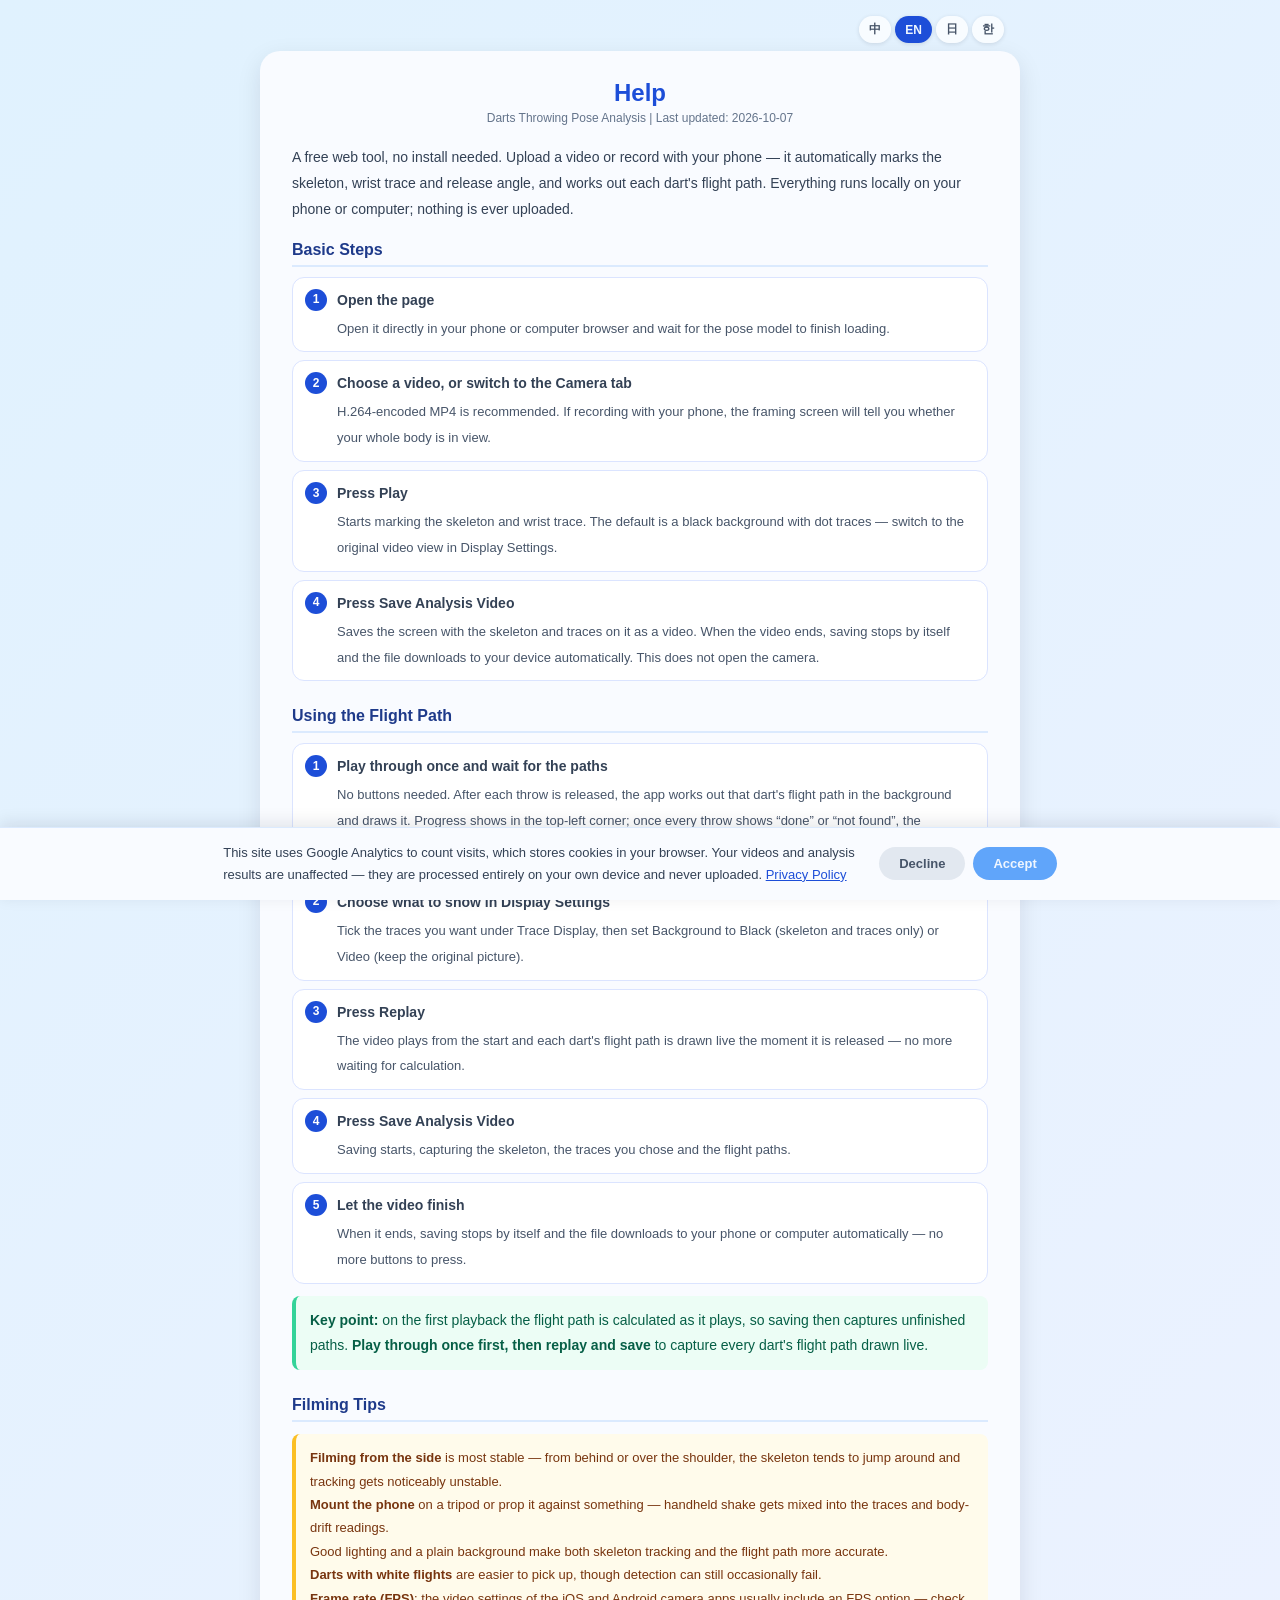
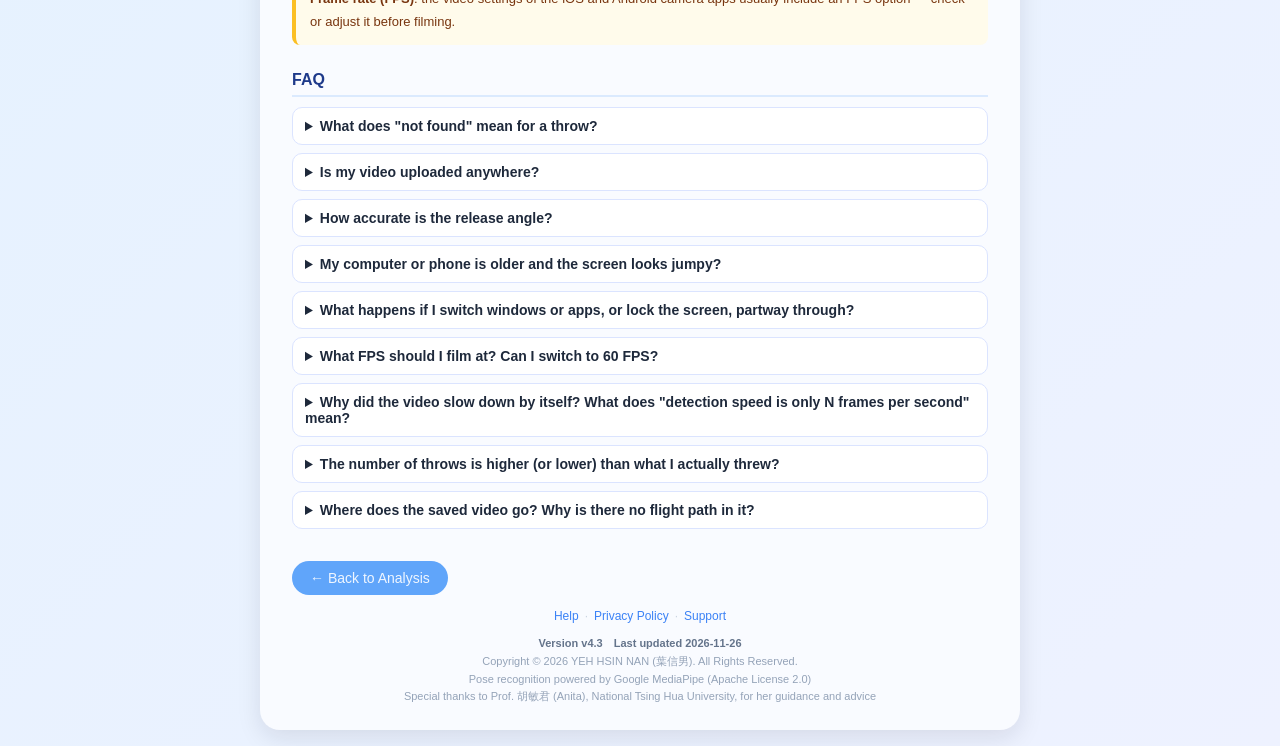
<file: help.html>
<!DOCTYPE html>
<!-- 版權所有 © 2026 葉信男 YEH HSIN NAN．保留一切權利 / Copyright © 2026 YEH HSIN NAN. All Rights Reserved. -->
<html lang="zh-TW">
<head>
    <link rel="icon" href="favicon.ico" sizes="any" />
    <link rel="icon" href="favicon.svg" type="image/svg+xml" />
    <link rel="apple-touch-icon" href="apple-touch-icon.png" />
    <meta name="robots" content="noai, noimageai" />
    <meta name="tdm-reservation" content="1" />
    <meta charset="UTF-8" />
    <meta name="viewport" content="width=device-width, initial-scale=1.0" />
    <title>使用說明｜飛鏢投擲骨架分析</title>
    <meta name="description" content="飛鏢投擲骨架分析的使用說明：基本操作、飛行軌跡功能怎麼用、拍攝建議與常見問題。免費網頁工具，影片全程在本機處理，不會上傳。" />
    <link rel="canonical" href="https://hsinnan64.github.io/darts/help.html" />
    <meta name="author" content="葉信男 YEH HSIN NAN" />
    <meta name="copyright" content="Copyright © 2026 葉信男 YEH HSIN NAN. All Rights Reserved." />
    <meta property="og:type" content="website" />
    <meta property="og:site_name" content="飛鏢投擲骨架分析" />
    <meta property="og:title" content="使用說明｜飛鏢投擲骨架分析" />
    <meta property="og:description" content="基本操作、飛行軌跡功能怎麼用、拍攝建議與常見問題。" />
    <meta property="og:url" content="https://hsinnan64.github.io/darts/help.html" />
    <meta property="og:locale" content="zh_TW" />
    <meta name="twitter:card" content="summary" />
    <meta name="twitter:title" content="使用說明｜飛鏢投擲骨架分析" />
    <meta name="twitter:description" content="基本操作、飛行軌跡功能怎麼用、拍攝建議與常見問題。" />
        <script type="application/ld+json">
    {
        "@context": "https://schema.org",
        "@type": "FAQPage",
        "mainEntity": [
            {
                "@type": "Question",
                "name": "某一鏢顯示「沒抓到」是什麼意思？",
                "acceptedAnswer": {
                    "@type": "Answer",
                    "text": "代表那一鏢的飛鏢在畫面裡沒有清楚比對出來（通常是背景太雜或晃動太大），出手角度仍然算得出來，只是沒有畫面上的飛行曲線。"
                }
            },
            {
                "@type": "Question",
                "name": "影片會不會被上傳？",
                "acceptedAnswer": {
                    "@type": "Answer",
                    "text": "不會。所有分析與影片儲存都在你的手機或電腦本機完成，影片與結果不會傳到任何伺服器。"
                }
            },
            {
                "@type": "Question",
                "name": "出手角度準不準？",
                "acceptedAnswer": {
                    "@type": "Answer",
                    "text": "從飛鏢本身的飛行方向算出，只有側面拍攝時才代表真正的仰角；從背後或斜角拍攝時，算出來的是畫面上的角度，僅供同一支影片裡的每一鏢互相比較。"
                }
            },
            {
                "@type": "Question",
                "name": "電腦或手機比較舊，畫面看起來很亂？",
                "acceptedAnswer": {
                    "@type": "Answer",
                    "text": "骨架偵測需要一定的運算能力，太舊的系統或瀏覽器可能跟不上。頁面上方若出現黃色提示，請照提示更新瀏覽器。"
                }
            },
            {
                "@type": "Question",
                "name": "分析到一半切換到別的視窗、切到別的 App 或鎖螢幕會怎樣？",
                "acceptedAnswer": {
                    "@type": "Answer",
                    "text": "分析需要留在這個頁面：切到別的分頁或視窗時，影片會自動暫停（背景頁面不會更新畫面，骨架偵測也會停止），回來按「播放」就能接續。手機切到別的 App 或鎖螢幕時，系統會凍結頁面，回來後同樣按「播放」接續；分析期間請保持螢幕開啟、不要切換。飛行軌跡已經開始計算後切走，電腦通常會繼續算，手機可能會暫停到你回來為止。"
                }
            },
            {
                "@type": "Question",
                "name": "拍攝要用幾 FPS？可以切到 60 FPS 嗎？",
                "acceptedAnswer": {
                    "@type": "Answer",
                    "text": "一般 30 FPS 就能分析，建議先用 30 FPS 拍。手機相機也可以切到 60 FPS 或更高，系統會自動每隔幾幀取一幀（飛行軌跡偵測每秒只用約 30 幀），所以不會因為幀率高而不能用；但檔案比較大、手機處理比較慢，不必特地提高。如果 60 FPS 的影片分析很慢或沒抓到飛行軌跡，改用 30 FPS 重拍看看。更重要的是固定手機、光線充足、背景單純。"
                }
            },
            {
                "@type": "Question",
                "name": "影片為什麼自己變慢了？畫面寫「偵測速度只有每秒 N 幀」是什麼意思？",
                "acceptedAnswer": {
                    "@type": "Answer",
                    "text": "代表你的手機或電腦處理不及影片的速度。系統會自動把播放速度放慢再重新分析（所以會播比較久），這樣出手時間與飛行軌跡才算得準。分析完後按「重新播放」就會恢復原速，已算好的結果會保留。分析期間請保持在這個頁面。"
                }
            },
            {
                "@type": "Question",
                "name": "鏢次比實際投擲的多（或少）？",
                "acceptedAnswer": {
                    "@type": "Answer",
                    "text": "「出手」是靠手臂動作判斷的，瞄準、拿鏢或空揮的動作有時會被當成一鏢；系統會用手肘伸展的幅度過濾，但動作很特別時仍可能多算。多算的那一鏢沒有鏢飛出去，飛行軌跡會顯示「沒抓到」。想讓鏢次更準，請讓整個身體入鏢、側面拍攝，並盡量連續投完一輪再停。"
                }
            },
            {
                "@type": "Question",
                "name": "存好的影片在哪裡？為什麼存下來的影片沒有飛行軌跡？",
                "acceptedAnswer": {
                    "@type": "Answer",
                    "text": "影片播完會自動停止並下載到瀏覽器的下載資料夾（手機請到「下載」或「檔案」App 找）。如果存下來的影片沒有飛行軌跡，通常是因為儲存的時候軌跡還在計算：請先完整播放一次，等每一鏢都顯示算完，再按「重新播放」並按「儲存分析影片」。"
                }
            }
        ]
    }
    </script>
        <link rel="stylesheet" href="site.css" />
    <style>
                :root {
            --container-max: 760px;
        }

        li {
            margin-bottom: 6px;
        }

                .top-bar {
            display: flex;
            justify-content: flex-end;
            max-width: var(--container-max, 960px);
            width: 100%;
            box-sizing: border-box;
            margin: 0 auto 8px;
            padding: 0 16px;
        }

                .lang-switch {
            display: flex;
            flex-wrap: wrap;
            justify-content: flex-end;
            gap: 4px;
        }
        .lang-btn {
            border: none;
            border-radius: 999px;
            background: rgba(255,255,255,0.75);
            backdrop-filter: blur(4px);
            box-shadow: 0 1px 4px rgba(15,23,42,0.12);
            color: #475569;
            font-size: 12px;
            font-weight: 600;
            padding: 5px 10px;
            cursor: pointer;
        }
        .lang-btn.active {
            background: #1d4ed8;
            color: #eff6ff;
        }

        h2 {
            color: #1e3a8a;
            font-size: 16px;
            margin: 26px 0 10px;
        }
        h2:first-of-type {
            margin-top: 18px;
        }

        .steps {
            list-style: none;
            margin: 0 0 4px;
            padding: 0;
            display: flex;
            flex-direction: column;
            gap: 8px;
        }
        .steps li {
            display: flex;
            gap: 10px;
            align-items: flex-start;
            background: #fff;
            border: 1px solid #dbe4ff;
            border-radius: 12px;
            padding: 10px 12px;
            margin: 0;
        }
        .steps .num {
            flex: none;
            width: 22px;
            height: 22px;
            border-radius: 50%;
            background: #1d4ed8;
            color: #fff;
            font-weight: 700;
            font-size: 12px;
            display: flex;
            align-items: center;
            justify-content: center;
            margin-top: 1px;
        }
        .steps b {
            display: block;
            font-size: 14px;
            margin-bottom: 2px;
        }
        .steps span {
            font-size: 13px;
            color: #475569;
            line-height: 1.6;
        }

                .faq details {
            background: #fff;
            border: 1px solid #dbe4ff;
            border-radius: 10px;
            padding: 10px 12px;
            margin: 8px 0;
        }
        .faq summary {
            font-size: 14px;
            font-weight: 600;
            cursor: pointer;
            color: #1e293b;
        }
        .faq p {
            margin: 8px 0 0;
            font-size: 13px;
            color: #475569;
            line-height: 1.7;
        }
    </style>
</head>
<body>
        <script src="lang.js"></script>
    <script src="analytics.js"></script>

    <div class="top-bar">
        <div class="lang-switch" id="langSwitch"></div>
    </div>

    <div class="container">
        <h1 data-i18n="pageTitle">使用說明</h1>
        <div class="updated" data-i18n="updated">飛鏢投擲骨架分析｜最後更新：2026 年 10 月 7 日</div>

        <p data-i18n="intro">
            網頁工具，免安裝。上傳影片或直接用手機錄，自動標出骨架、手腕軌跡、出手角度，
            並算出每一鏢的飛行軌跡。影片全程在你的手機或電腦本機處理，不會上傳到任何伺服器。
        </p>

        <h2 data-i18n="h.basic">基本操作</h2>
        <ol class="steps">
            <li><span class="num">1</span><div><b data-i18n="basic1.title">開啟網頁</b><span data-i18n="basic1.body">手機或電腦瀏覽器直接打開即可，等骨架模型載入完成。</span></div></li>
            <li><span class="num">2</span><div><b data-i18n="basic2.title">選影片，或切到「現場拍攝」頁現場拍</b><span data-i18n="basic2.body">建議 H.264 編碼的 MP4；用手機錄的話，取景時螢幕會提示身體有沒有完整入鏡。</span></div></li>
            <li><span class="num">3</span><div><b data-i18n="basic3.title">按「播放」</b><span data-i18n="basic3.body">開始標出骨架與手腕軌跡；預設純黑背景＋點狀軌跡，想看原始畫面可在「顯示設定」切換。</span></div></li>
            <li><span class="num">4</span><div><b data-i18n="basic4.title">按「儲存分析影片」</b><span data-i18n="basic4.body">把含骨架與軌跡的畫面存成影片；影片播完會自動停止並下載到裝置。這不是開相機拍攝。</span></div></li>
        </ol>

        <h2 data-i18n="h.flight">飛行軌跡怎麼用</h2>
        <ol class="steps">
            <li><span class="num">1</span><div><b data-i18n="flight1.title">完整播放一次，等軌跡算完</b><span data-i18n="flight1.body">不用點任何按鈕。影片播完（投擲完）或暫停時，程式會自動開始運算每一鏢的飛行軌跡（避免播放期間搶效能影響骨架與食指圓弧準確度）；畫面左上角會顯示計算進度，每一鏢都顯示「完成」或「沒抓到」就算算完。</span></div></li>
            <li><span class="num">2</span><div><b data-i18n="flight2.title">到「顯示設定」選想看的內容</b><span data-i18n="flight2.body">在「軌跡顯示」勾選想看的軌跡，再把「背景」選成「純黑」（只看骨架與軌跡）或「影片」（保留原始畫面）。</span></div></li>
            <li><span class="num">3</span><div><b data-i18n="flight3.title">按「重新播放」</b><span data-i18n="flight3.body">影片從頭播放，每一鏢的飛行軌跡會跟著出手當下即時畫出來，不用再等待計算。</span></div></li>
            <li><span class="num">4</span><div><b data-i18n="flight4.title">按「儲存分析影片」</b><span data-i18n="flight4.body">開始把畫面存成影片，含骨架、你選的軌跡與飛行軌跡。</span></div></li>
            <li><span class="num">5</span><div><b data-i18n="flight5.title">等影片播完</b><span data-i18n="flight5.body">播完會自動停止並下載到你的手機或電腦，不用再按任何按鈕。</span></div></li>
        </ol>
        <div class="highlight" data-i18n-html="highlight.body">
            <strong>重點：</strong>第一次播放結束（投擲完）後才會開始運算飛行軌跡；
            <strong>先完整播放一次等算完，再重新播放並儲存</strong>，才能存到每一鏢即時畫出的完整飛行軌跡。
        </div>

        <h2 data-i18n="h.shoot">拍攝建議</h2>
        <div class="note" data-i18n-html="shoot.body">
            <strong>側面拍攝</strong>最穩：從背後或斜後方拍，骨架容易亂跳，追蹤明顯不穩。<br />
            <strong>手機請固定</strong>（腳架或靠著東西），手持晃動會混進軌跡與身體位移的判讀。<br />
            光線充足、背景越單純，骨架追蹤與飛行軌跡都算得越準。<br />
            <strong>飛鏢用白色尾翼</strong>比較好辨識，但仍可能偶發失敗。<br />
            <strong>幀率（FPS）</strong>：iOS 與 Android 的相機影片設定裡通常有 FPS 選項，可以在拍攝前確認或調整。
        </div>

        <h2 data-i18n="h.faq">常見問題</h2>
        <div class="faq">
            <details>
                <summary data-i18n="faq1.q">某一鏢顯示「沒抓到」是什麼意思？</summary>
                <p data-i18n="faq1.a">代表那一鏢的飛鏢在畫面裡沒有清楚比對出來（通常是背景太雜或晃動太大），出手角度仍然算得出來，只是沒有畫面上的飛行曲線。</p>
            </details>
            <details>
                <summary data-i18n="faq2.q">影片會不會被上傳？</summary>
                <p data-i18n="faq2.a">不會。所有分析與影片儲存都在你的手機或電腦本機完成，影片與結果不會傳到任何伺服器。</p>
            </details>
            <details>
                <summary data-i18n="faq3.q">出手角度準不準？</summary>
                <p data-i18n="faq3.a">從飛鏢本身的飛行方向算出，只有側面拍攝時才代表真正的仰角；從背後或斜角拍攝時，算出來的是畫面上的角度，僅供同一支影片裡的每一鏢互相比較。</p>
            </details>
            <details>
                <summary data-i18n="faq4.q">電腦或手機比較舊，畫面看起來很亂？</summary>
                <p data-i18n="faq4.a">骨架偵測需要一定的運算能力，太舊的系統或瀏覽器可能跟不上。頁面上方若出現黃色提示，請照提示更新瀏覽器。</p>
            </details>
            <details>
                <summary data-i18n="faq5.q">分析到一半切換到別的視窗、切到別的 App 或鎖螢幕會怎樣？</summary>
                <p data-i18n="faq5.a">分析需要留在這個頁面：切到別的分頁或視窗時，影片會自動暫停（背景頁面不會更新畫面，骨架偵測也會停止），回來按「播放」就能接續。手機切到別的 App 或鎖螢幕時，系統會凍結頁面，回來後同樣按「播放」接續；分析期間請保持螢幕開啟、不要切換。飛行軌跡已經開始計算後切走，電腦通常會繼續算，手機可能會暫停到你回來為止。</p>
            </details>
            <details>
                <summary data-i18n="faq6.q">拍攝要用幾 FPS？可以切到 60 FPS 嗎？</summary>
                <p data-i18n="faq6.a">一般 30 FPS 就能分析，建議先用 30 FPS 拍。手機相機也可以切到 60 FPS 或更高，系統會自動每隔幾幀取一幀（飛行軌跡偵測每秒只用約 30 幀），所以不會因為幀率高而不能用；但檔案比較大、手機處理比較慢，不必特地提高。如果 60 FPS 的影片分析很慢或沒抓到飛行軌跡，改用 30 FPS 重拍看看。更重要的是固定手機、光線充足、背景單純。</p>
            </details>
            <details>
                <summary data-i18n="faq7.q">影片為什麼自己變慢了？畫面寫「偵測速度只有每秒 N 幀」是什麼意思？</summary>
                <p data-i18n="faq7.a">代表你的手機或電腦處理不及影片的速度。系統會自動把播放速度放慢再重新分析（所以會播比較久），這樣出手時間與飛行軌跡才算得準。分析完後按「重新播放」就會恢復原速，已算好的結果會保留。分析期間請保持在這個頁面。</p>
            </details>
            <details>
                <summary data-i18n="faq8.q">鏢次比實際投擲的多（或少）？</summary>
                <p data-i18n="faq8.a">「出手」是靠手臂動作判斷的，瞄準、拿鏢或空揮的動作有時會被當成一鏢；系統會用手肘伸展的幅度過濾，但動作很特別時仍可能多算。多算的那一鏢沒有鏢飛出去，飛行軌跡會顯示「沒抓到」。想讓鏢次更準，請讓整個身體入鏢、側面拍攝，並盡量連續投完一輪再停。</p>
            </details>
            <details>
                <summary data-i18n="faq9.q">存好的影片在哪裡？為什麼存下來的影片沒有飛行軌跡？</summary>
                <p data-i18n="faq9.a">影片播完會自動停止並下載到瀏覽器的下載資料夾（手機請到「下載」或「檔案」App 找）。如果存下來的影片沒有飛行軌跡，通常是因為儲存的時候軌跡還在計算：請先完整播放一次，等每一鏢都顯示算完，再按「重新播放」並按「儲存分析影片」。</p>
            </details>
        </div>

        <a class="back-link" href="index.html" data-i18n="backLink">← 返回分析頁</a>

                <div id="siteFooter"></div>
    </div>

        <script src="copyright.js"></script>
    <script src="footer.js"></script>

    <script>!function(){const e="darts_lang",t={zh:"中",en:"EN",ja:"日",ko:"한"},o=Object.keys(t),a={zh:"zh-TW",ja:"ja",ko:"ko",en:"en"},n={appTitle:{zh:"飛鏢投擲骨架分析",en:"Darts Throwing Pose Analysis",ja:"ダーツ投擲フォーム解析",ko:"다트 투척 자세 분석"},pageTitle:{zh:"使用說明",en:"Help",ja:"使い方",ko:"도움말"},docTitle:{zh:"使用說明｜飛鏢投擲骨架分析",en:"Help | Darts Throwing Pose Analysis",ja:"使い方｜ダーツ投擲フォーム解析",ko:"도움말 | 다트 투척 자세 분석"},backLink:{zh:"← 返回分析頁",en:"← Back to Analysis",ja:"← 分析ページに戻る",ko:"← 분석 페이지로 돌아가기"},updated:{zh:"飛鏢投擲骨架分析｜最後更新：2026 年 10 月 7 日",en:"Darts Throwing Pose Analysis | Last updated: 2026-10-07",ja:"ダーツ投擲フォーム解析｜最終更新：2026年10月7日",ko:"다트 투척 자세 분석 | 마지막 업데이트: 2026-10-07"},intro:{zh:"網頁工具，免安裝。上傳影片或直接用手機拍，自動標出骨架、手腕軌跡、出手角度，並算出每一鏢的飛行軌跡。影片全程在你的手機或電腦本機處理，不會上傳到任何伺服器。",en:"A free web tool, no install needed. Upload a video or record with your phone — it automatically marks the skeleton, wrist trace and release angle, and works out each dart's flight path. Everything runs locally on your phone or computer; nothing is ever uploaded.",ja:"インストール不要のウェブツールです。動画をアップロードするか、スマホでその場で撮影すると、骨格・手首の軌跡・リリース角度を自動で表示し、各投擲の飛行軌跡も算出します。処理はすべてお使いの端末内で行われ、動画がサーバーに送信されることはありません。",ko:"설치가 필요 없는 웹 도구입니다. 동영상을 업로드하거나 휴대폰으로 바로 촬영하면 골격, 손목 궤적, 릴리스 각도를 자동으로 표시하고 각 다트의 비행 궤적도 계산합니다. 모든 처리는 사용자의 기기에서 로컬로 이루어지며 동영상이 서버로 업로드되는 일은 없습니다."},"h.basic":{zh:"基本操作",en:"Basic Steps",ja:"基本操作",ko:"기본 사용법"},"basic1.title":{zh:"開啟網頁",en:"Open the page",ja:"ページを開く",ko:"페이지 열기"},"basic1.body":{zh:"手機或電腦瀏覽器直接打開即可，等骨架模型載入完成。",en:"Open it directly in your phone or computer browser and wait for the pose model to finish loading.",ja:"スマホまたはパソコンのブラウザでそのまま開き、骨格モデルの読み込み完了を待ちます。",ko:"휴대폰이나 컴퓨터 브라우저에서 바로 열고 골격 모델 로딩이 끝날 때까지 기다리세요."},"basic2.title":{zh:"選影片，或切到「現場拍攝」頁現場拍",en:"Choose a video, or switch to the Camera tab",ja:"動画を選択するか「撮影」タブでその場で撮影",ko:"동영상을 선택하거나 「촬영」 탭에서 바로 촬영"},"basic2.body":{zh:"建議 H.264 編碼的 MP4；用手機拍的話，取景時螢幕會提示身體有沒有完整入鏡。",en:"H.264-encoded MP4 is recommended. If recording with your phone, the framing screen will tell you whether your whole body is in view.",ja:"H.264 エンコードの MP4 を推奨します。スマホで撮影する場合、フレーミング画面で全身が収まっているか確認できます。",ko:"H.264 인코딩 MP4를 권장합니다. 휴대폰으로 촬영할 경우 프레이밍 화면에서 전신이 화면에 들어왔는지 알려줍니다."},"basic3.title":{zh:"按「播放」",en:"Press Play",ja:"「再生」を押す",ko:"「재생」 누르기"},"basic3.body":{zh:"開始標出骨架與手腕軌跡；預設純黑背景＋點狀軌跡，想看原始畫面可在「顯示設定」切換。",en:"Starts marking the skeleton and wrist trace. The default is a black background with dot traces — switch to the original video view in Display Settings.",ja:"骨格と手首の軌跡の描画が始まります。初期設定は黒背景＋点状の軌跡で、元の映像を見たい場合は「表示設定」で切り替えられます。",ko:"골격과 손목 궤적 표시가 시작됩니다. 기본값은 검은 배경 + 점 궤적이며, 원본 화면을 보려면 「표시 설정」에서 전환하세요."},"basic4.title":{zh:"按「儲存分析影片」",en:"Press Save Analysis Video",ja:"「分析動画を保存」を押す",ko:"「분석 영상 저장」 누르기"},"basic4.body":{zh:"把含骨架與軌跡的畫面存成影片；影片播完會自動停止並下載到裝置。這不是開相機拍攝。",en:"Saves the screen with the skeleton and traces on it as a video. When the video ends, saving stops by itself and the file downloads to your device automatically. This does not open the camera.",ja:"骨格と軌跡が表示された画面を動画として保存します。動画が終わると自動的に保存が止まり、端末へ自動ダウンロードされます。カメラは起動しません。",ko:"골격과 궤적이 표시된 화면을 영상으로 저장합니다. 영상이 끝나면 저장이 자동으로 멈추고 기기로 자동 다운로드됩니다. 카메라는 켜지지 않습니다."},"h.flight":{zh:"飛行軌跡怎麼用",en:"Using the Flight Path",ja:"飛行軌跡の使い方",ko:"비행 궤적 사용법"},"flight1.title":{zh:"完整播放一次，等軌跡算完",en:"Play through once and wait for the paths",ja:"一度最後まで再生し、軌跡の計算を待つ",ko:"한 번 끝까지 재생하고 궤적 계산을 기다리기"},"flight1.body":{zh:"不用點任何按鈕。每一鏢出手後，程式會在背景自動算出那一鏢的飛行軌跡並畫出來；畫面左上角會顯示計算進度，每一鏢都顯示「完成」或「沒抓到」就算算完。",en:"No buttons needed. After each throw is released, the app works out that dart's flight path in the background and draws it. Progress shows in the top-left corner; once every throw shows “done” or “not found”, the calculation is finished.",ja:"ボタンは不要です。各投擲のリリース後、アプリがバックグラウンドで飛行軌跡を計算して描画します。左上に進捗が表示され、すべての投擲が「完了」または「検出できず」になれば計算終了です。",ko:"버튼은 필요 없습니다. 각 투척이 릴리스되면 앱이 백그라운드에서 비행 궤적을 계산해 그립니다. 왼쪽 위에 진행 상황이 표시되며, 모든 투척이 「완료」 또는 「감지 못함」이 되면 계산이 끝난 것입니다."},"flight2.title":{zh:"到「顯示設定」選想看的內容",en:"Choose what to show in Display Settings",ja:"「表示設定」で表示内容を選ぶ",ko:"「표시 설정」에서 보여줄 내용 선택"},"flight2.body":{zh:"在「軌跡顯示」勾選想看的軌跡，再把「背景」選成「純黑」（只看骨架與軌跡）或「影片」（保留原始畫面）。",en:"Tick the traces you want under Trace Display, then set Background to Black (skeleton and traces only) or Video (keep the original picture).",ja:"「軌跡表示」で見たい軌跡を選び、「背景」を「黒背景」（骨格と軌跡のみ）か「動画」（元の映像を残す）にします。",ko:"「궤적 표시」에서 보고 싶은 궤적을 선택하고, 「배경」을 「검정」(골격과 궤적만) 또는 「동영상」(원본 화면 유지)으로 설정합니다."},"flight3.title":{zh:"按「重新播放」",en:"Press Replay",ja:"「再生し直す」を押す",ko:"「다시 재생」 누르기"},"flight3.body":{zh:"影片從頭播放，每一鏢的飛行軌跡會跟著出手當下即時畫出來，不用再等待計算。",en:"The video plays from the start and each dart's flight path is drawn live the moment it is released — no more waiting for calculation.",ja:"動画が最初から再生され、各投擲の飛行軌跡がリリースの瞬間にリアルタイムで描画されます。もう計算を待つ必要はありません。",ko:"영상이 처음부터 재생되고 각 다트의 비행 궤적이 릴리스 순간에 실시간으로 그려집니다. 더 이상 계산을 기다릴 필요가 없습니다."},"flight4.title":{zh:"按「儲存分析影片」",en:"Press Save Analysis Video",ja:"「分析動画を保存」を押す",ko:"「분석 영상 저장」 누르기"},"flight4.body":{zh:"開始把畫面存成影片，含骨架、你選的軌跡與飛行軌跡。",en:"Saving starts, capturing the skeleton, the traces you chose and the flight paths.",ja:"保存が始まり、骨格、選んだ軌跡、飛行軌跡が記録されます。",ko:"저장이 시작되며 골격, 선택한 궤적, 비행 궤적이 함께 기록됩니다."},"flight5.title":{zh:"等影片播完",en:"Let the video finish",ja:"動画の終了を待つ",ko:"영상이 끝날 때까지 기다리기"},"flight5.body":{zh:"播完會自動停止並下載到你的手機或電腦，不用再按任何按鈕。",en:"When it ends, saving stops by itself and the file downloads to your phone or computer automatically — no more buttons to press.",ja:"終了すると自動的に保存が止まり、スマホまたはパソコンへ自動ダウンロードされます。ボタン操作は不要です。",ko:"끝나면 저장이 자동으로 멈추고 휴대폰이나 컴퓨터로 자동 다운로드됩니다. 더 누를 버튼은 없습니다."},"highlight.body":{zh:"<strong>重點：</strong>第一次播放時軌跡是「邊播邊算」，這時儲存會存到還沒算完的畫面；<strong>先完整播放一次，再重新播放並儲存</strong>，才能存到每一鏢即時畫出的完整飛行軌跡。",en:"<strong>Key point:</strong> on the first playback the flight path is calculated as it plays, so saving then captures unfinished paths. <strong>Play through once first, then replay and save</strong> to capture every dart's flight path drawn live.",ja:"<strong>重要：</strong>初回再生時は軌跡を計算しながら再生しているため、そのまま保存すると計算途中の映像になります。<strong>まず一度最後まで再生してから、再生し直して保存してください。</strong>これで各投擲の飛行軌跡がリアルタイムで描画された完全な映像を保存できます。",ko:"<strong>중요:</strong> 처음 재생할 때는 궤적을 계산하면서 재생하므로, 그대로 저장하면 아직 계산되지 않은 화면이 저장됩니다. <strong>먼저 한 번 끝까지 재생한 후, 다시 재생하면서 저장하세요.</strong> 그래야 각 다트의 비행 궤적이 실시간으로 그려지는 완전한 영상을 저장할 수 있습니다."},"h.shoot":{zh:"拍攝建議",en:"Filming Tips",ja:"撮影のコツ",ko:"촬영 팁"},"shoot.body":{zh:"<strong>側面拍攝</strong>最穩：從背後或斜後方拍，骨架容易亂跳，追蹤明顯不穩。<br><strong>手機請固定</strong>（腳架或靠著東西），手持晃動會混進軌跡與身體位移的判讀。<br>光線充足、背景越單純，骨架追蹤與飛行軌跡都算得越準。<br><strong>飛鏢用白色尾翼</strong>比較好辨識，但仍可能偶發失敗。<br><strong>幀率（FPS）</strong>：iOS 與 Android 的相機影片設定裡通常有 FPS 選項，可以在拍攝前確認或調整。",en:"<strong>Filming from the side</strong> is most stable — from behind or over the shoulder, the skeleton tends to jump around and tracking gets noticeably unstable.<br><strong>Mount the phone</strong> on a tripod or prop it against something — handheld shake gets mixed into the traces and body-drift readings.<br>Good lighting and a plain background make both skeleton tracking and the flight path more accurate.<br><strong>Darts with white flights</strong> are easier to pick up, though detection can still occasionally fail.<br><strong>Frame rate (FPS)</strong>: the video settings of the iOS and Android camera apps usually include an FPS option — check or adjust it before filming.",ja:"<strong>横からの撮影</strong>が最も安定します。真後ろや斜め後ろから撮ると骨格が乱れやすく、追跡が明らかに不安定になります。<br><strong>スマホは固定してください</strong>（三脚や台に立てかける）。手持ちの揺れは軌跡や身体の移動量の判定に混ざってしまいます。<br>光量が十分で背景がシンプルなほど、骨格追跡と飛行軌跡の両方の精度が上がります。<br><strong>フライトが白いダーツ</strong>のほうが検出しやすいですが、まれに失敗することがあります。<br><strong>フレームレート（FPS）</strong>：iOS と Android のカメラの動画設定には通常 FPS の項目があります。撮影前に確認・調整できます。",ko:"<strong>측면 촬영</strong>이 가장 안정적입니다. 뒤쪽이나 대각선 뒤에서 찍으면 골격이 흔들리기 쉬워 추적이 눈에 띄게 불안정해집니다.<br><strong>휴대폰을 고정하세요</strong>(삼각대 또는 기대어 두기). 손으로 들면 흔들림이 궤적과 신체 이동량 판독에 섞여 들어갑니다.<br>조명이 충분하고 배경이 단순할수록 골격 추적과 비행 궤적 모두 더 정확하게 계산됩니다.<br><strong>플라이트가 흰색인 다트</strong>가 인식하기 더 쉽지만, 가끔 실패할 수 있습니다.<br><strong>프레임 속도(FPS)</strong>: iOS와 Android 카메라의 동영상 설정에는 보통 FPS 옵션이 있습니다. 촬영 전에 확인하거나 조정하세요."},"h.faq":{zh:"常見問題",en:"FAQ",ja:"よくある質問",ko:"자주 묻는 질문"},"faq1.q":{zh:"某一鏢顯示「沒抓到」是什麼意思？",en:'What does "not found" mean for a throw?',ja:"ある投擲で「検出できず」と表示されるのはどういう意味ですか？",ko:"특정 투척에 「감지 못함」이라고 표시되는 건 무슨 뜻인가요?"},"faq1.a":{zh:"代表那一鏢的飛鏢在畫面裡沒有清楚比對出來（通常是背景太雜或晃動太大），出手角度仍然算得出來，只是沒有畫面上的飛行曲線。",en:"It means the dart couldn't be clearly matched in the frames for that throw (usually a busy background or too much camera shake). The release angle can still be calculated — there's just no flight curve drawn on screen.",ja:"その投擲ではダーツを画面上で明確に検出できなかったことを意味します（背景が複雑すぎる、または揺れが大きすぎるのが主な原因）。リリース角度は算出できますが、画面上に飛行曲線は表示されません。",ko:"해당 투척에서 다트를 화면에서 명확하게 찾지 못했다는 뜻입니다(대개 배경이 복잡하거나 흔들림이 심한 경우). 릴리스 각도는 계산되지만 화면에 비행 곡선은 표시되지 않습니다."},"faq2.q":{zh:"影片會不會被上傳？",en:"Is my video uploaded anywhere?",ja:"動画はアップロードされますか？",ko:"동영상이 업로드되나요?"},"faq2.a":{zh:"不會。所有分析與影片儲存都在你的手機或電腦本機完成，影片與結果不會傳到任何伺服器。",en:"No. All analysis and saving happen locally on your phone or computer — your video and results are never sent to any server.",ja:"いいえ。すべての解析と保存はお使いのスマホまたはパソコン内で完結し、動画や結果がサーバーに送信されることはありません。",ko:"아니요. 모든 분석과 저장은 사용자의 휴대폰이나 컴퓨터에서 로컬로 이루어지며, 동영상과 결과는 어떤 서버로도 전송되지 않습니다."},"faq3.q":{zh:"出手角度準不準？",en:"How accurate is the release angle?",ja:"リリース角度の精度はどのくらいですか？",ko:"릴리스 각도는 얼마나 정확한가요?"},"faq3.a":{zh:"從飛鏢本身的飛行方向算出，只有側面拍攝時才代表真正的仰角；從背後或斜角拍攝時，算出來的是畫面上的角度，僅供同一支影片裡的每一鏢互相比較。",en:"It's calculated from the dart's own flight direction. It only reflects the true elevation angle when filmed from the side; from behind or at an angle, it's just the on-screen angle — useful for comparing throws within the same video, not as an absolute measurement.",ja:"ダーツ自体の飛行方向から算出しています。真横から撮影した場合のみ実際の仰角を反映し、後ろや斜めから撮影した場合は画面上の角度に過ぎず、同じ動画内での投擲同士の比較にのみ使えます。",ko:"다트 자체의 비행 방향으로 계산합니다. 옆에서 촬영했을 때만 실제 앙각을 반영하며, 뒤쪽이나 비스듬히 촬영한 경우 화면상의 각도일 뿐이므로 같은 동영상 내 투척끼리 비교하는 용도로만 사용하세요."},"faq4.q":{zh:"電腦或手機比較舊，畫面看起來很亂？",en:"My computer or phone is older and the screen looks jumpy?",ja:"パソコンやスマホが古く、画面が乱れて見えます",ko:"컴퓨터나 휴대폰이 오래되어 화면이 흔들려 보여요"},"faq4.a":{zh:"骨架偵測需要一定的運算能力，太舊的系統或瀏覽器可能跟不上。頁面上方若出現黃色提示，請照提示更新瀏覽器。",en:"Pose detection needs a fair amount of processing power — very old systems or browsers may not keep up. If a yellow notice appears at the top of the page, follow it to update your browser.",ja:"骨格検出にはある程度の処理能力が必要で、古すぎるシステムやブラウザでは追いつかないことがあります。ページ上部に黄色い注意が表示された場合は、案内に従ってブラウザを更新してください。",ko:"골격 감지에는 어느 정도의 처리 능력이 필요하며, 너무 오래된 시스템이나 브라우저는 따라가지 못할 수 있습니다. 페이지 상단에 노란색 안내가 나타나면 안내에 따라 브라우저를 업데이트하세요."},"faq5.q":{zh:"分析到一半切換到別的視窗、切到別的 App 或鎖螢幕會怎樣？",en:"What happens if I switch windows or apps, or lock the screen, partway through?",ja:"分析の途中で別のウィンドウやアプリに切り替えたり、画面をロックするとどうなりますか？",ko:"분석 도중 다른 창이나 앱으로 전환하거나 화면을 잠그면 어떻게 되나요?"},"faq5.a":{zh:"分析需要留在這個頁面：切到別的分頁或視窗時，影片會自動暫停（背景頁面不會更新畫面，骨架偵測也會停止），回來按「播放」就能接續。手機切到別的 App 或鎖螢幕時，系統會凍結頁面，回來後同樣按「播放」接續；分析期間請保持螢幕開啟、不要切換。飛行軌跡已經開始計算後切走，電腦通常會繼續算，手機可能會暫停到你回來為止。",en:"Analysis needs you to stay on this page: when you switch to another tab or window, the video pauses automatically (a background page does not update the picture and pose detection stops). Come back and press Play to continue. On a phone, switching apps or locking the screen freezes the page — press Play after you return. Keep the screen on and stay on the page while analysing. If you leave after the flight paths have started calculating, a computer usually keeps going, while a phone may pause until you return.",ja:"分析中はこのページに留まる必要があります。別のタブやウィンドウに切り替えると動画は自動的に一時停止します（バックグラウンドでは画面が更新されず、骨格検出も止まります）。戻って「再生」を押せば続きから再開できます。スマホで別のアプリに切り替えたり画面をロックするとページが凍結されるので、戻ってから同じように「再生」を押してください。分析中は画面を点灯したまま、切り替えないでください。飛行軌跡の計算が始まった後に離れた場合、パソコンは通常そのまま計算を続けますが、スマホは戻るまで止まることがあります。",ko:"분석 중에는 이 페이지에 머물러야 합니다. 다른 탭이나 창으로 전환하면 영상이 자동으로 일시정지됩니다 (백그라운드에서는 화면이 갱신되지 않고 골격 감지도 멈춥니다). 돌아와서 「재생」을 누르면 이어서 진행됩니다. 휴대폰에서 다른 앱으로 전환하거나 화면을 잠그면 페이지가 정지되므로 돌아온 뒤 똑같이 「재생」을 누르세요. 분석 중에는 화면을 켜 두고 전환하지 마세요. 비행 궤적 계산이 시작된 뒤에 떠나면 컴퓨터는 보통 계속 계산하지만 휴대폰은 돌아올 때까지 멈출 수 있습니다."},"faq6.q":{zh:"拍攝要用幾 FPS？可以切到 60 FPS 嗎？",en:"What FPS should I film at? Can I switch to 60 FPS?",ja:"撮影は何 FPS がよいですか？60 FPS に切り替えてもよいですか？",ko:"촬영은 몇 FPS로 해야 하나요? 60 FPS로 바꿔도 되나요?"},"faq6.a":{zh:"一般 30 FPS 就能分析，建議先用 30 FPS 拍。手機相機也可以切到 60 FPS 或更高，系統會自動每隔幾幀取一幀（飛行軌跡偵測每秒只用約 30 幀），所以不會因為幀率高而不能用；但檔案比較大、手機處理比較慢，不必特地提高。如果 60 FPS 的影片分析很慢或沒抓到飛行軌跡，改用 30 FPS 重拍看看。更重要的是固定手機、光線充足、背景單純。",en:"30 FPS is enough for analysis, so start with 30 FPS. Your phone camera can also be switched to 60 FPS or higher — the app automatically takes every few frames (flight detection only uses about 30 frames per second), so a higher frame rate does not stop it working — but the file is bigger and a phone processes it more slowly, so there is no need to raise it on purpose. If a 60 FPS video analyses very slowly or the flight path is not found, try filming again at 30 FPS. What matters more is keeping the phone still, good light and a plain background.",ja:"解析には 30 FPS で十分なので、まず 30 FPS で撮影してください。スマホのカメラを 60 FPS 以上に切り替えても使えます。アプリが数フレームおきに取り出して処理する（飛行軌跡の検出は毎秒約 30 フレームしか使いません）ため、フレームレートが高くても動かなくなることはありません。ただしファイルが大きくなり、スマホでの処理も遅くなるので、わざわざ上げる必要はありません。60 FPS の動画で解析がとても遅い、または飛行軌跡が検出できない場合は、30 FPS で撮り直してみてください。それより大切なのは、スマホを固定し、明るく、背景をシンプルにすることです。",ko:"분석에는 30 FPS면 충분하니 먼저 30 FPS로 촬영하세요. 휴대폰 카메라를 60 FPS 이상으로 바꿔도 사용할 수 있습니다. 앱이 몇 프레임마다 하나씩 가져와 처리하므로 (비행 궤적 감지는 초당 약 30프레임만 사용합니다) 프레임레이트가 높아도 작동하지 않는 일은 없습니다. 다만 파일이 커지고 휴대폰 처리도 느려지므로 일부러 높일 필요는 없습니다. 60 FPS 영상이 매우 느리게 분석되거나 비행 궤적이 감지되지 않으면 30 FPS로 다시 촬영해 보세요. 더 중요한 것은 휴대폰을 고정하고, 조명을 충분히 하고, 배경을 단순하게 하는 것입니다."},"faq7.q":{zh:"影片為什麼自己變慢了？畫面寫「偵測速度只有每秒 N 幀」是什麼意思？",en:'Why did the video slow down by itself? What does "detection speed is only N frames per second" mean?',ja:"動画が勝手に遅くなったのはなぜ？「検出速度が毎秒 N フレームしかありません」とは？",ko:"영상이 왜 저절로 느려졌나요? 「감지 속도가 초당 N프레임뿐」이라는 건 무슨 뜻인가요?"},"faq7.a":{zh:"代表你的手機或電腦處理不及影片的速度。系統會自動把播放速度放慢再重新分析（所以會播比較久），這樣出手時間與飛行軌跡才算得準。分析完後按「重新播放」就會恢復原速，已算好的結果會保留。分析期間請保持在這個頁面。",en:"It means your phone or computer cannot keep up with the video. The app automatically slows playback down and analyses again (so it takes longer) so the release time and flight paths come out right. Once analysis is done, press Replay to go back to normal speed — the finished results are kept. Please stay on this page while it analyses.",ja:"お使いのスマホまたはパソコンの処理が動画の速さに追いついていないという意味です。アプリが自動的に再生速度を落としてやり直す（そのため時間がかかります）ことで、リリース時刻と飛行軌跡を正しく求めます。解析が終わったら「再生し直す」を押すと元の速度に戻り、計算済みの結果は保持されます。解析中はこのページに留まってください。",ko:"휴대폰이나 컴퓨터의 처리 속도가 영상 속도를 따라가지 못한다는 뜻입니다. 앱이 자동으로 재생 속도를 낮춰 다시 분석하므로 (그래서 시간이 더 걸립니다) 릴리스 시점과 비행 궤적을 정확히 구할 수 있습니다. 분석이 끝난 뒤 「다시 재생」을 누르면 원래 속도로 돌아가며, 계산된 결과는 유지됩니다. 분석하는 동안에는 이 페이지에 머물러 주세요."},"faq8.q":{zh:"鏢次比實際投擲的多（或少）？",en:"The number of throws is higher (or lower) than what I actually threw?",ja:"投擲数が実際より多い（または少ない）のはなぜ？",ko:"투척 횟수가 실제보다 많거나 적게 나와요."},"faq8.a":{zh:"「出手」是靠手臂動作判斷的，瞄準、拿鏢或空揮的動作有時會被當成一鏢；系統會用手肘伸展的幅度過濾，但動作很特別時仍可能多算。多算的那一鏢沒有鏢飛出去，飛行軌跡會顯示「沒抓到」。想讓鏢次更準，請讓整個身體入鏢、側面拍攝，並盡量連續投完一輪再停。",en:'A "release" is judged from the arm movement, so aiming, picking up a dart or a practice swing is sometimes counted as a throw. The app filters by how far the elbow extends, but unusual movements can still be over-counted. A throw counted by mistake has no dart leaving the hand, so its flight path shows "not found". For more accurate counts, keep your whole body in frame, film from the side and throw a full round without stopping.',ja:"「リリース」は腕の動きで判定するため、狙う動作、ダーツを持つ動作、空振りの素振りが 1 投として数えられることがあります。肘の伸びの大きさで絞り込んでいますが、特殊な動きでは多く数えることがあります。誤って数えられた投擲はダーツが手を離れていないため、飛行軌跡は「検出できず」と表示されます。投擲数を正確にするには、全身をフレームに入れ、真横から撮影し、1 ラウンドを止めずに投げてください。",ko:"「릴리스」는 팔 동작으로 판단하기 때문에 조준, 다트를 집는 동작, 빈 스윙이 한 번의 투척으로 계산되는 경우가 있습니다. 팔꿈치가 펴지는 정도로 걸러내지만 특이한 동작은 더 많이 계산될 수 있습니다. 잘못 계산된 투척은 다트가 손을 떠나지 않았으므로 비행 궤적이 「감지 못함」으로 표시됩니다. 더 정확하게 하려면 전신이 화면에 들어오게 하고 옆에서 촬영하며 한 라운드를 멈추지 않고 던지세요."},"faq9.q":{zh:"存好的影片在哪裡？為什麼存下來的影片沒有飛行軌跡？",en:"Where does the saved video go? Why is there no flight path in it?",ja:"保存した動画はどこにありますか？なぜ飛行軌跡が入っていないのですか？",ko:"저장한 영상은 어디에 있나요? 왜 비행 궤적이 없나요?"},"faq9.a":{zh:"影片播完會自動停止並下載到瀏覽器的下載資料夾（手機請到「下載」或「檔案」App 找）。如果存下來的影片沒有飛行軌跡，通常是因為儲存的時候軌跡還在計算：請先完整播放一次，等每一鏢都顯示算完，再按「重新播放」並按「儲存分析影片」。",en:"When the video ends, saving stops by itself and the file downloads to your browser's download folder (on a phone, look in Downloads or the Files app). If the saved video has no flight path, it was usually still being calculated while you saved: play the video through once, wait until every throw shows as finished, then press Replay and Save Analysis Video.",ja:"動画が終わると自動的に保存が止まり、ブラウザのダウンロードフォルダに自動保存されます（スマホでは「ダウンロード」または「ファイル」アプリを確認してください）。保存した動画に飛行軌跡が入っていない場合は、保存時にまだ軌跡を計算中だったことがほとんどです。まず最後まで一度再生し、すべての投擲が計算完了になってから「再生し直す」を押し、「分析動画を保存」を押してください。",ko:"영상이 끝나면 저장이 자동으로 멈추고 브라우저의 다운로드 폴더에 자동 저장됩니다 (휴대폰에서는 「다운로드」 또는 「파일」 앱에서 찾으세요). 저장한 영상에 비행 궤적이 없다면 대개 저장할 때 궤적을 아직 계산 중이었기 때문입니다. 먼저 끝까지 한 번 재생하고 모든 투척이 계산 완료로 표시된 뒤에 「다시 재생」을 누르고 「분석 영상 저장」을 누르세요."}};let s=function(){try{const t=window.SITE_LANG?window.SITE_LANG.detect():localStorage.getItem(e);return o.includes(t)?t:"zh"}catch(e){return"zh"}}();function r(e){const t=n[e];return t?t[s]||t.zh:(console.warn("i18n missing key:",e),e)}const i=document.getElementById("langSwitch");function h(t){if(o.includes(t)){s=t,window.SITE_LANG&&window.SITE_LANG.syncUrl(t);try{localStorage.setItem(e,t)}catch(e){}document.documentElement.lang=a[t]||"en",document.title=r("docTitle"),document.querySelectorAll("[data-i18n]").forEach(e=>{e.textContent=r(e.getAttribute("data-i18n"))}),document.querySelectorAll("[data-i18n-html]").forEach(e=>{e.innerHTML=r(e.getAttribute("data-i18n-html"))}),i.querySelectorAll(".lang-btn").forEach(e=>{e.classList.toggle("active",e.dataset.lang===s)}),document.dispatchEvent(new CustomEvent("darts:langchange",{detail:t}))}}!function(){i.innerHTML="";for(const e of o){const o=document.createElement("button");o.className="lang-btn",o.type="button",o.dataset.lang=e,o.textContent=t[e]||e,o.onclick=()=>h(e),i.appendChild(o)}}(),h(s)}();</script>
</body>
</html>
</file>
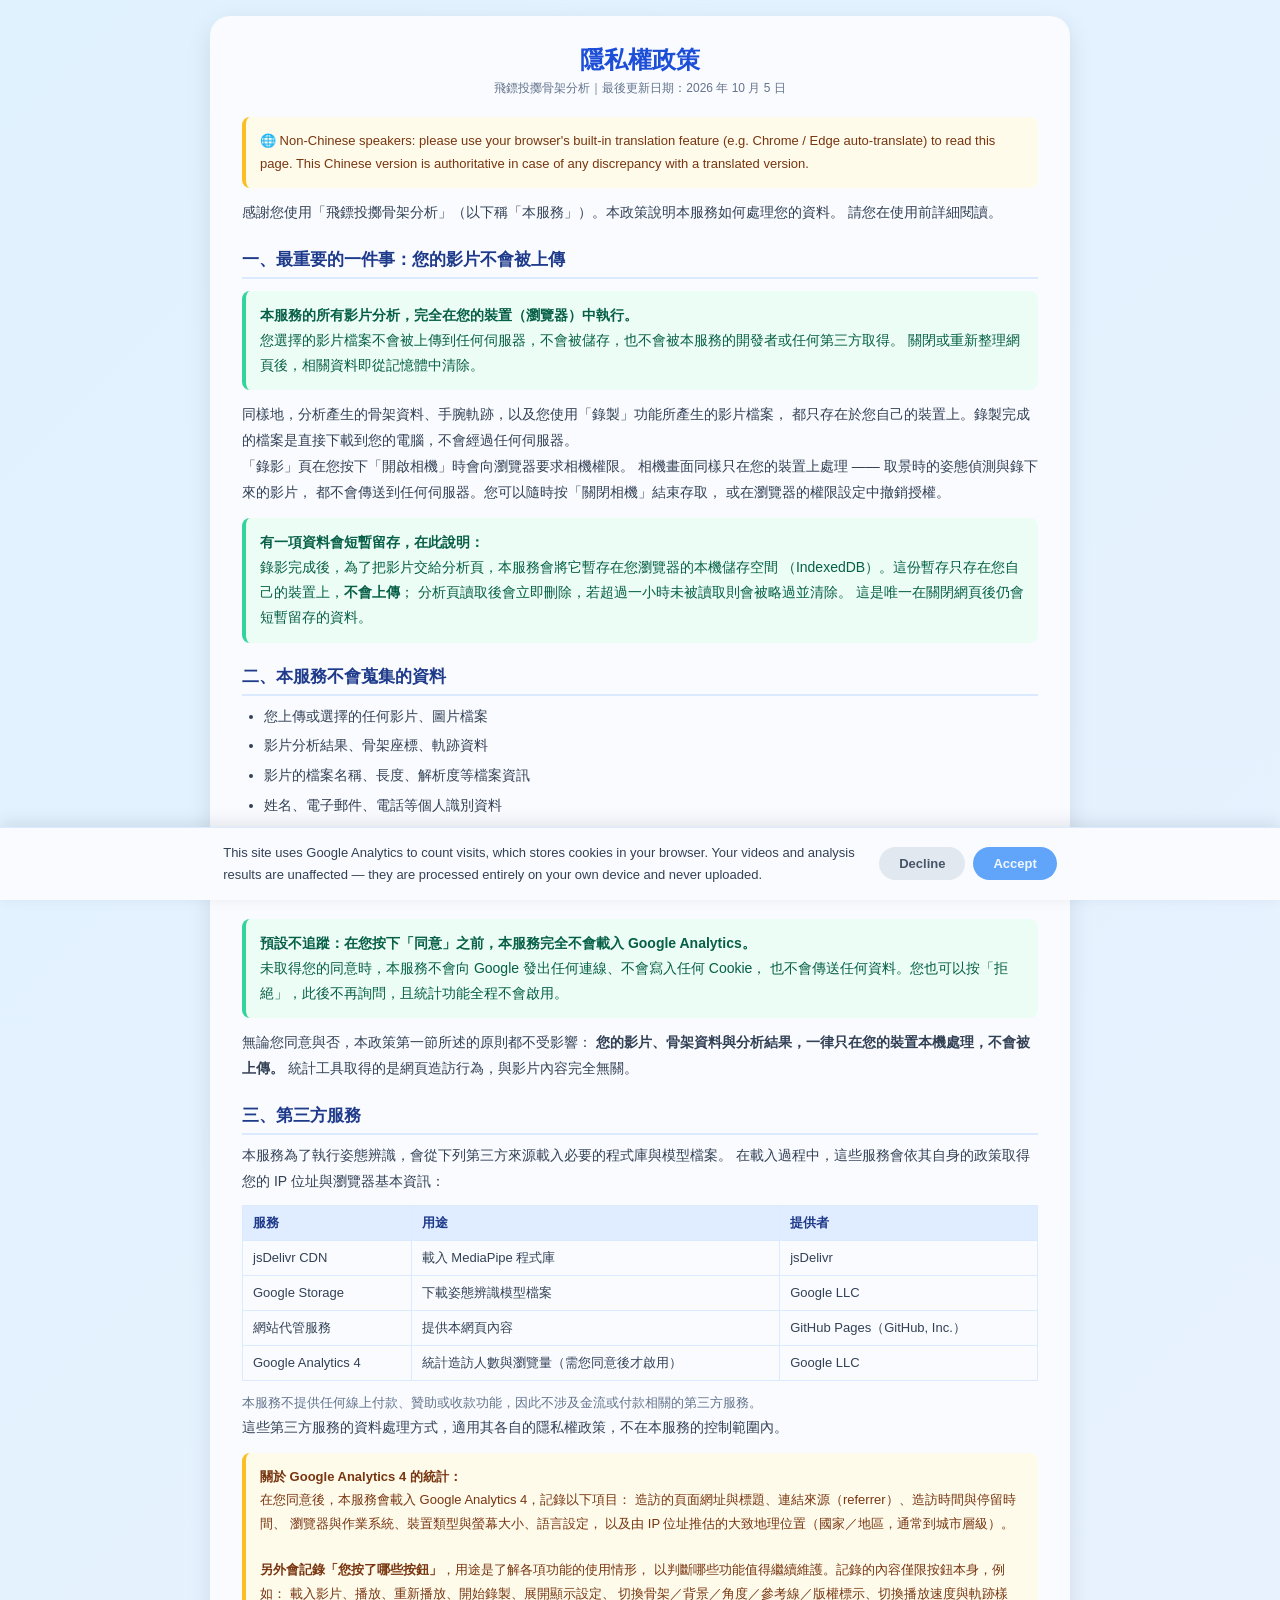
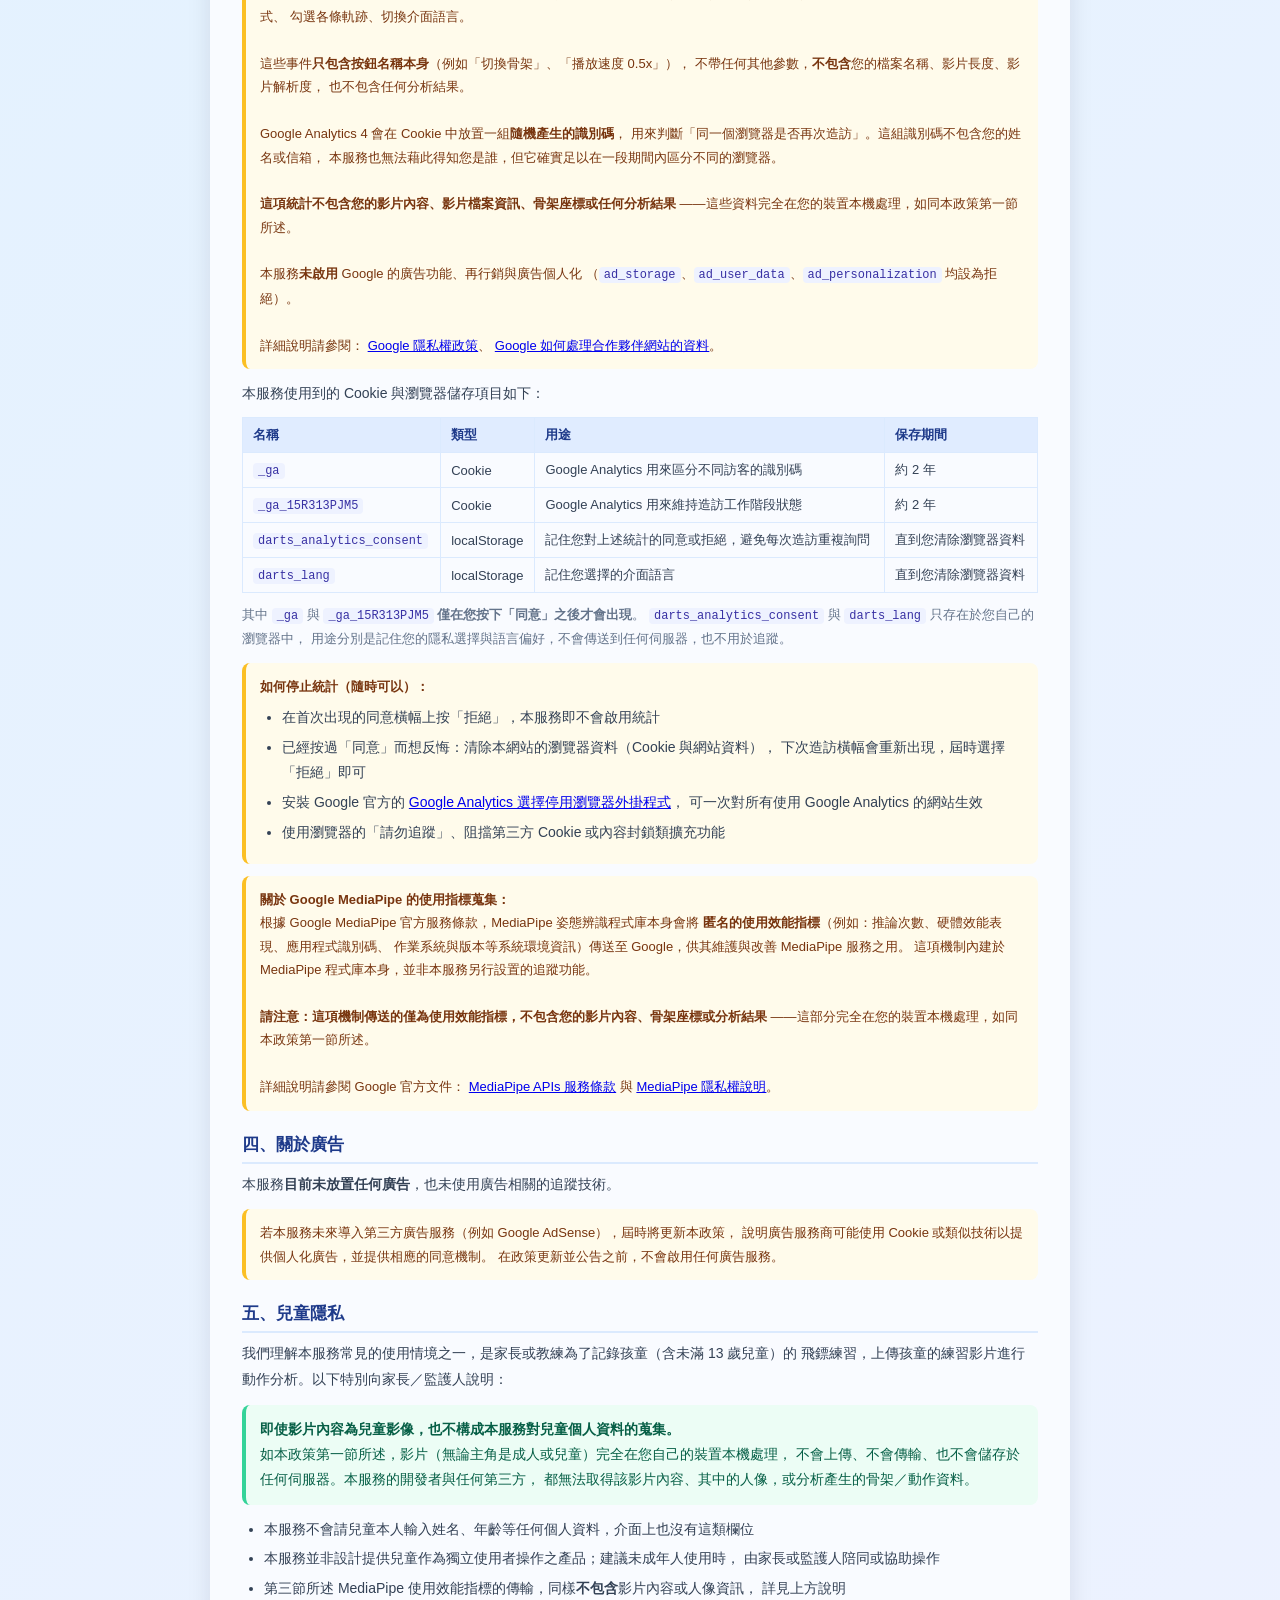
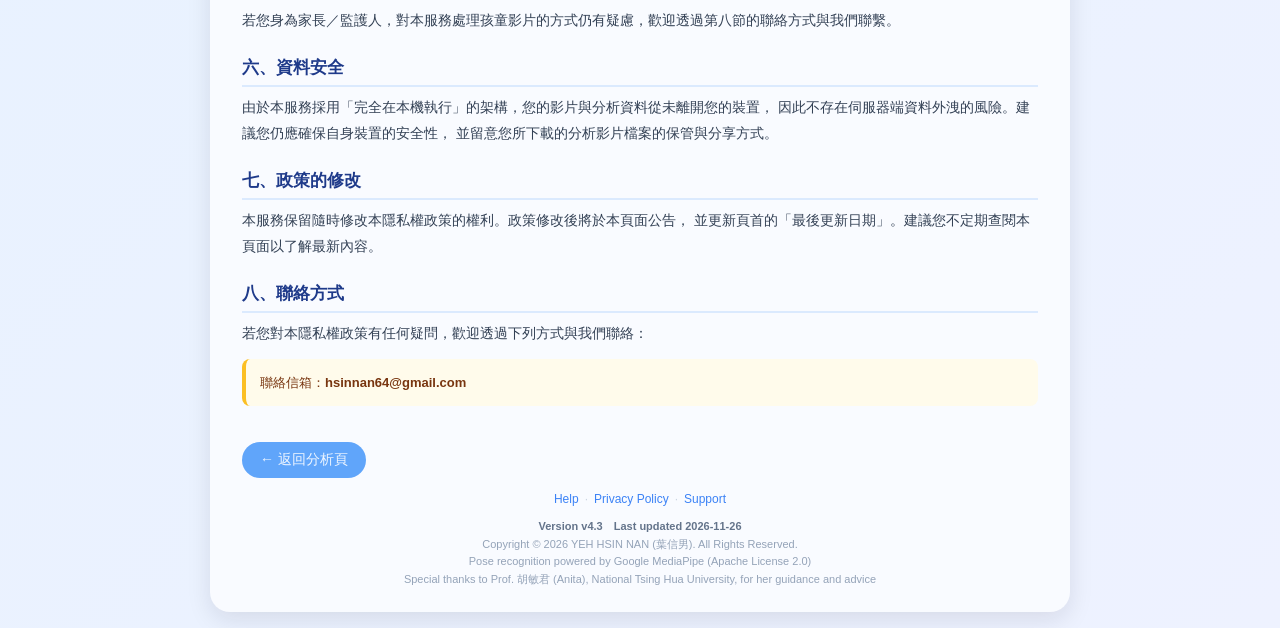
<file: privacy.html>
<!DOCTYPE html>
<!-- 版權所有 © 2026 葉信男 YEH HSIN NAN．保留一切權利 / Copyright © 2026 YEH HSIN NAN. All Rights Reserved. -->
<html lang="zh-TW">
<head>
    <link rel="icon" href="favicon.ico" sizes="any" />
    <link rel="icon" href="favicon.svg" type="image/svg+xml" />
    <link rel="apple-touch-icon" href="apple-touch-icon.png" />
    <meta name="robots" content="noai, noimageai" />
    <meta name="tdm-reservation" content="1" />
    <meta charset="UTF-8" />
    <meta name="viewport" content="width=device-width, initial-scale=1.0" />
    <title>隱私權政策｜飛鏢投擲骨架分析</title>
    <meta name="description" content="飛鏢投擲骨架分析的隱私權政策：所有影片分析完全在您的裝置本機執行，不會上傳、不會儲存，開發者與任何第三方都無法取得。" />
    <link rel="canonical" href="https://hsinnan64.github.io/darts/privacy.html" />
    <meta name="author" content="葉信男 YEH HSIN NAN" />
    <meta name="copyright" content="Copyright © 2026 葉信男 YEH HSIN NAN. All Rights Reserved." />
    <meta property="og:type" content="website" />
    <meta property="og:site_name" content="飛鏢投擲骨架分析" />
    <meta property="og:title" content="隱私權政策｜飛鏢投擲骨架分析" />
    <meta property="og:description" content="所有影片分析完全在您的裝置本機執行，不會上傳、不會儲存。" />
    <meta property="og:url" content="https://hsinnan64.github.io/darts/privacy.html" />
    <meta property="og:locale" content="zh_TW" />
        <link rel="stylesheet" href="site.css" />
    <style>
                :root {
            --container-max: 860px;
        }

        table {
            width: 100%;
            border-collapse: collapse;
            margin: 10px 0;
            font-size: 13px;
        }

        th, td {
            border: 1px solid #dbeafe;
            padding: 8px 10px;
            text-align: left;
            color: #334155;
        }

        th {
            background: #e0ecff;
            font-weight: 600;
            color: #1e3a8a;
        }
    </style>
</head>
<body>
    <div class="container">
        <h1>隱私權政策</h1>
        <div class="updated">飛鏢投擲骨架分析｜最後更新日期：2026 年 10 月 5 日</div>

        <div class="note">
            🌐 Non-Chinese speakers: please use your browser's built-in translation feature
            (e.g. Chrome / Edge auto-translate) to read this page. This Chinese version is
            authoritative in case of any discrepancy with a translated version.
        </div>

        <p>
            感謝您使用「飛鏢投擲骨架分析」（以下稱「本服務」）。本政策說明本服務如何處理您的資料。
            請您在使用前詳細閱讀。
        </p>

        <h2>一、最重要的一件事：您的影片不會被上傳</h2>

        <div class="highlight">
            <strong>本服務的所有影片分析，完全在您的裝置（瀏覽器）中執行。</strong><br />
            您選擇的影片檔案不會被上傳到任何伺服器，不會被儲存，也不會被本服務的開發者或任何第三方取得。
            關閉或重新整理網頁後，相關資料即從記憶體中清除。
        </div>

        <p>
            同樣地，分析產生的骨架資料、手腕軌跡，以及您使用「錄製」功能所產生的影片檔案，
            都只存在於您自己的裝置上。錄製完成的檔案是直接下載到您的電腦，不會經過任何伺服器。
        </p>

        <p>
            「錄影」頁在您按下「開啟相機」時會向瀏覽器要求相機權限。
            相機畫面同樣只在您的裝置上處理 —— 取景時的姿態偵測與錄下來的影片，
            都不會傳送到任何伺服器。您可以隨時按「關閉相機」結束存取，
            或在瀏覽器的權限設定中撤銷授權。
        </p>

        <div class="highlight">
            <strong>有一項資料會短暫留存，在此說明：</strong><br />
            錄影完成後，為了把影片交給分析頁，本服務會將它暫存在您瀏覽器的本機儲存空間
            （IndexedDB）。這份暫存只存在您自己的裝置上，<strong>不會上傳</strong>；
            分析頁讀取後會立即刪除，若超過一小時未被讀取則會被略過並清除。
            這是唯一在關閉網頁後仍會短暫留存的資料。
        </div>

        <h2>二、本服務不會蒐集的資料</h2>

        <ul>
            <li>您上傳或選擇的任何影片、圖片檔案</li>
            <li>影片分析結果、骨架座標、軌跡資料</li>
            <li>影片的檔案名稱、長度、解析度等檔案資訊</li>
            <li>姓名、電子郵件、電話等個人識別資料</li>
            <li>帳號密碼（本服務不需要註冊或登入）</li>
        </ul>

        <p>
            為了解本服務有多少人使用，本服務採用 Google Analytics 4 統計造訪狀況。
            這項工具<strong>會在您的瀏覽器寫入 Cookie</strong>，用以辨識「同一位訪客是否再次造訪」。
            蒐集範圍、Cookie 清單與退出方式，詳見下方第三節。
        </p>

        <div class="highlight">
            <strong>預設不追蹤：在您按下「同意」之前，本服務完全不會載入 Google Analytics。</strong><br />
            未取得您的同意時，本服務不會向 Google 發出任何連線、不會寫入任何 Cookie，
            也不會傳送任何資料。您也可以按「拒絕」，此後不再詢問，且統計功能全程不會啟用。
        </div>

        <p>
            無論您同意與否，本政策第一節所述的原則都不受影響：
            <strong>您的影片、骨架資料與分析結果，一律只在您的裝置本機處理，不會被上傳。</strong>
            統計工具取得的是網頁造訪行為，與影片內容完全無關。
        </p>

        <h2>三、第三方服務</h2>

        <p>
            本服務為了執行姿態辨識，會從下列第三方來源載入必要的程式庫與模型檔案。
            在載入過程中，這些服務會依其自身的政策取得您的 IP 位址與瀏覽器基本資訊：
        </p>

        <table>
            <tr>
                <th>服務</th>
                <th>用途</th>
                <th>提供者</th>
            </tr>
            <tr>
                <td>jsDelivr CDN</td>
                <td>載入 MediaPipe 程式庫</td>
                <td>jsDelivr</td>
            </tr>
            <tr>
                <td>Google Storage</td>
                <td>下載姿態辨識模型檔案</td>
                <td>Google LLC</td>
            </tr>
            <tr>
                <td>網站代管服務</td>
                <td>提供本網頁內容</td>
                <td>GitHub Pages（GitHub, Inc.）</td>
            </tr>
            <tr>
                <td>Google Analytics 4</td>
                <td>統計造訪人數與瀏覽量（需您同意後才啟用）</td>
                <td>Google LLC</td>
            </tr>
        </table>

        <p style="font-size: 13px; color: #64748b;">
            本服務不提供任何線上付款、贊助或收款功能，因此不涉及金流或付款相關的第三方服務。
        </p>

        <p>
            這些第三方服務的資料處理方式，適用其各自的隱私權政策，不在本服務的控制範圍內。
        </p>

        <div class="note">
            <strong>關於 Google Analytics 4 的統計：</strong><br />
            在您同意後，本服務會載入 Google Analytics 4，記錄以下項目：
            造訪的頁面網址與標題、連結來源（referrer）、造訪時間與停留時間、
            瀏覽器與作業系統、裝置類型與螢幕大小、語言設定，
            以及由 IP 位址推估的大致地理位置（國家／地區，通常到城市層級）。<br /><br />

            <strong>另外會記錄「您按了哪些按鈕」</strong>，用途是了解各項功能的使用情形，
            以判斷哪些功能值得繼續維護。記錄的內容僅限按鈕本身，例如：
            載入影片、播放、重新播放、開始錄製、展開顯示設定、
            切換骨架／背景／角度／參考線／版權標示、切換播放速度與軌跡樣式、
            勾選各條軌跡、切換介面語言。<br /><br />

            這些事件<strong>只包含按鈕名稱本身</strong>（例如「切換骨架」、「播放速度 0.5x」），
            不帶任何其他參數，<strong>不包含</strong>您的檔案名稱、影片長度、影片解析度，
            也不包含任何分析結果。<br /><br />
            Google Analytics 4 會在 Cookie 中放置一組<strong>隨機產生的識別碼</strong>，
            用來判斷「同一個瀏覽器是否再次造訪」。這組識別碼不包含您的姓名或信箱，
            本服務也無法藉此得知您是誰，但它確實足以在一段期間內區分不同的瀏覽器。<br /><br />
            <strong>這項統計不包含您的影片內容、影片檔案資訊、骨架座標或任何分析結果</strong>
            ——這些資料完全在您的裝置本機處理，如同本政策第一節所述。<br /><br />
            本服務<strong>未啟用</strong> Google 的廣告功能、再行銷與廣告個人化
            （<code>ad_storage</code>、<code>ad_user_data</code>、<code>ad_personalization</code> 均設為拒絕）。<br /><br />
            詳細說明請參閱：
            <a href="https://policies.google.com/privacy" target="_blank" rel="noopener noreferrer">Google 隱私權政策</a>、
            <a href="https://policies.google.com/technologies/partner-sites" target="_blank" rel="noopener noreferrer">Google 如何處理合作夥伴網站的資料</a>。
        </div>

        <p>
            本服務使用到的 Cookie 與瀏覽器儲存項目如下：
        </p>

        <table>
            <tr>
                <th>名稱</th>
                <th>類型</th>
                <th>用途</th>
                <th>保存期間</th>
            </tr>
            <tr>
                <td><code>_ga</code></td>
                <td>Cookie</td>
                <td>Google Analytics 用來區分不同訪客的識別碼</td>
                <td>約 2 年</td>
            </tr>
            <tr>
                <td><code>_ga_15R313PJM5</code></td>
                <td>Cookie</td>
                <td>Google Analytics 用來維持造訪工作階段狀態</td>
                <td>約 2 年</td>
            </tr>
            <tr>
                <td><code>darts_analytics_consent</code></td>
                <td>localStorage</td>
                <td>記住您對上述統計的同意或拒絕，避免每次造訪重複詢問</td>
                <td>直到您清除瀏覽器資料</td>
            </tr>
            <tr>
                <td><code>darts_lang</code></td>
                <td>localStorage</td>
                <td>記住您選擇的介面語言</td>
                <td>直到您清除瀏覽器資料</td>
            </tr>
        </table>

        <p style="font-size: 13px; color: #64748b;">
            其中 <code>_ga</code> 與 <code>_ga_15R313PJM5</code> <strong>僅在您按下「同意」之後才會出現</strong>。
            <code>darts_analytics_consent</code> 與 <code>darts_lang</code> 只存在於您自己的瀏覽器中，
            用途分別是記住您的隱私選擇與語言偏好，不會傳送到任何伺服器，也不用於追蹤。
        </p>

        <div class="note">
            <strong>如何停止統計（隨時可以）：</strong>
            <ul>
                <li>在首次出現的同意橫幅上按「拒絕」，本服務即不會啟用統計</li>
                <li>已經按過「同意」而想反悔：清除本網站的瀏覽器資料（Cookie 與網站資料），
                    下次造訪橫幅會重新出現，屆時選擇「拒絕」即可</li>
                <li>安裝 Google 官方的
                    <a href="https://tools.google.com/dlpage/gaoptout" target="_blank" rel="noopener noreferrer">Google Analytics 選擇停用瀏覽器外掛程式</a>，
                    可一次對所有使用 Google Analytics 的網站生效</li>
                <li>使用瀏覽器的「請勿追蹤」、阻擋第三方 Cookie 或內容封鎖類擴充功能</li>
            </ul>
        </div>

        <div class="note">
            <strong>關於 Google MediaPipe 的使用指標蒐集：</strong><br />
            根據 Google MediaPipe 官方服務條款，MediaPipe 姿態辨識程式庫本身會將
            <strong>匿名的使用效能指標</strong>（例如：推論次數、硬體效能表現、應用程式識別碼、
            作業系統與版本等系統環境資訊）傳送至 Google，供其維護與改善 MediaPipe 服務之用。
            這項機制內建於 MediaPipe 程式庫本身，並非本服務另行設置的追蹤功能。<br /><br />
            <strong>請注意：這項機制傳送的僅為使用效能指標，不包含您的影片內容、骨架座標或分析結果</strong>
            ——這部分完全在您的裝置本機處理，如同本政策第一節所述。<br /><br />
            詳細說明請參閱 Google 官方文件：
            <a href="https://developers.google.com/edge/mediapipe/legal/tos" target="_blank" rel="noopener noreferrer">MediaPipe APIs 服務條款</a>
            與
            <a href="https://goo.gle/mediapipe-privacy" target="_blank" rel="noopener noreferrer">MediaPipe 隱私權說明</a>。
        </div>

        <h2>四、關於廣告</h2>

        <p>
            本服務<strong>目前未放置任何廣告</strong>，也未使用廣告相關的追蹤技術。
        </p>

        <div class="note">
            若本服務未來導入第三方廣告服務（例如 Google AdSense），屆時將更新本政策，
            說明廣告服務商可能使用 Cookie 或類似技術以提供個人化廣告，並提供相應的同意機制。
            在政策更新並公告之前，不會啟用任何廣告服務。
        </div>

        <h2>五、兒童隱私</h2>

        <p>
            我們理解本服務常見的使用情境之一，是家長或教練為了記錄孩童（含未滿 13 歲兒童）的
            飛鏢練習，上傳孩童的練習影片進行動作分析。以下特別向家長／監護人說明：
        </p>

        <div class="highlight">
            <strong>即使影片內容為兒童影像，也不構成本服務對兒童個人資料的蒐集。</strong><br />
            如本政策第一節所述，影片（無論主角是成人或兒童）完全在您自己的裝置本機處理，
            不會上傳、不會傳輸、也不會儲存於任何伺服器。本服務的開發者與任何第三方，
            都無法取得該影片內容、其中的人像，或分析產生的骨架／動作資料。
        </div>

        <ul>
            <li>本服務不會請兒童本人輸入姓名、年齡等任何個人資料，介面上也沒有這類欄位</li>
            <li>本服務並非設計提供兒童作為獨立使用者操作之產品；建議未成年人使用時，
                由家長或監護人陪同或協助操作</li>
            <li>第三節所述 MediaPipe 使用效能指標的傳輸，同樣<strong>不包含</strong>影片內容或人像資訊，
                詳見上方說明</li>
        </ul>

        <p>
            若您身為家長／監護人，對本服務處理孩童影片的方式仍有疑慮，歡迎透過第八節的聯絡方式與我們聯繫。
        </p>

        <h2>六、資料安全</h2>

        <p>
            由於本服務採用「完全在本機執行」的架構，您的影片與分析資料從未離開您的裝置，
            因此不存在伺服器端資料外洩的風險。建議您仍應確保自身裝置的安全性，
            並留意您所下載的分析影片檔案的保管與分享方式。
        </p>

        <h2>七、政策的修改</h2>

        <p>
            本服務保留隨時修改本隱私權政策的權利。政策修改後將於本頁面公告，
            並更新頁首的「最後更新日期」。建議您不定期查閱本頁面以了解最新內容。
        </p>

        <h2>八、聯絡方式</h2>

        <p>
            若您對本隱私權政策有任何疑問，歡迎透過下列方式與我們聯絡：
        </p>

        <div class="note">
            聯絡信箱：<strong>hsinnan64@gmail.com</strong>
        </div>

        <a class="back-link" href="index.html">← 返回分析頁</a>

                <div id="siteFooter"></div>
    </div>

        <script src="lang.js"></script>
    <script src="copyright.js"></script>
    <script src="footer.js"></script>

        <script src="analytics.js"></script>
</body>
</html>
</file>
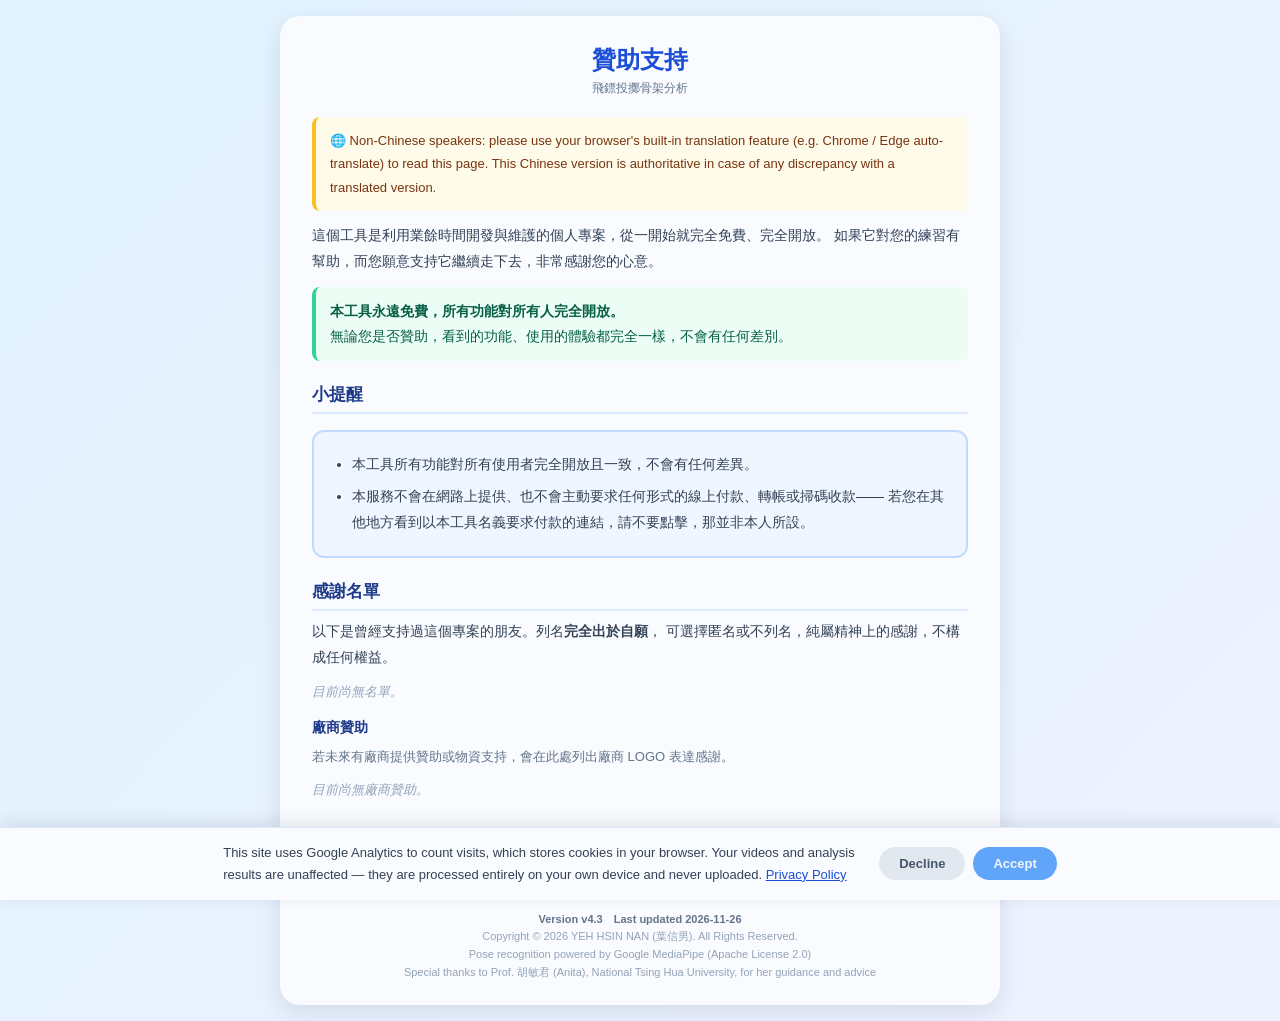
<file: sponsor.html>
<!DOCTYPE html>
<!-- 版權所有 © 2026 葉信男 YEH HSIN NAN．保留一切權利 / Copyright © 2026 YEH HSIN NAN. All Rights Reserved. -->
<html lang="zh-TW">
<head>
    <link rel="icon" href="favicon.ico" sizes="any" />
    <link rel="icon" href="favicon.svg" type="image/svg+xml" />
    <link rel="apple-touch-icon" href="apple-touch-icon.png" />
    <meta name="robots" content="noai, noimageai" />
    <meta name="tdm-reservation" content="1" />
    <meta charset="UTF-8" />
    <meta name="viewport" content="width=device-width, initial-scale=1.0" />
    <title>贊助支持｜飛鏢投擲骨架分析</title>
    <meta name="description" content="飛鏢投擲骨架分析永遠免費使用。這裡是感謝名單與防詐騙聲明，本服務不會主動要求任何形式的線上付款或掃碼收款。" />
    <link rel="canonical" href="https://hsinnan64.github.io/darts/sponsor.html" />
    <meta name="author" content="葉信男 YEH HSIN NAN" />
    <meta name="copyright" content="Copyright © 2026 葉信男 YEH HSIN NAN. All Rights Reserved." />
    <meta property="og:type" content="website" />
    <meta property="og:site_name" content="飛鏢投擲骨架分析" />
    <meta property="og:title" content="贊助支持｜飛鏢投擲骨架分析" />
    <meta property="og:description" content="本工具永遠免費，這裡是感謝名單與防詐騙聲明。" />
    <meta property="og:url" content="https://hsinnan64.github.io/darts/sponsor.html" />
    <meta property="og:locale" content="zh_TW" />
        <link rel="stylesheet" href="site.css" />
    <style>
                :root {
            --container-max: 720px;
        }

                li {
            margin-bottom: 6px;
        }

                .disclaimer {
            background: #eff6ff;
            border: 2px solid #bfdbfe;
            border-radius: 12px;
            padding: 14px 16px;
            margin: 16px 0;
        }

        .disclaimer strong {
            color: #1e3a8a;
        }

                .thanks-list {
            display: flex;
            flex-wrap: wrap;
            gap: 8px;
            margin: 12px 0;
        }

        .thanks-item {
            background: #e0ecff;
            color: #1e3a8a;
            padding: 6px 14px;
            border-radius: 999px;
            font-size: 13px;
        }

        .empty-thanks {
            color: #94a3b8;
            font-size: 13px;
            font-style: italic;
        }

        h3 {
            color: #1e3a8a;
            font-size: 14px;
            margin: 18px 0 8px;
        }

                .sponsor-logos {
            display: flex;
            flex-wrap: wrap;
            align-items: center;
            gap: 20px;
            margin: 12px 0;
        }

        .sponsor-logo-item img {
            max-height: 48px;
            max-width: 160px;
            display: block;
            filter: grayscale(0%);
        }

    </style>
</head>
<body>
    <div class="container">
        <h1>贊助支持</h1>
        <div class="subtitle">飛鏢投擲骨架分析</div>

        <div class="note">
            🌐 Non-Chinese speakers: please use your browser's built-in translation feature
            (e.g. Chrome / Edge auto-translate) to read this page. This Chinese version is
            authoritative in case of any discrepancy with a translated version.
        </div>

        <p>
            這個工具是利用業餘時間開發與維護的個人專案，從一開始就完全免費、完全開放。
            如果它對您的練習有幫助，而您願意支持它繼續走下去，非常感謝您的心意。
        </p>

        <div class="free-notice">
            <strong>本工具永遠免費，所有功能對所有人完全開放。</strong><br />
            無論您是否贊助，看到的功能、使用的體驗都完全一樣，不會有任何差別。
        </div>

        <h2>小提醒</h2>

        <div class="disclaimer">
            <ul>
                <li>本工具所有功能對所有使用者完全開放且一致，不會有任何差異。</li>
                <li>本服務不會在網路上提供、也不會主動要求任何形式的線上付款、轉帳或掃碼收款——
                    若您在其他地方看到以本工具名義要求付款的連結，請不要點擊，那並非本人所設。</li>
            </ul>
        </div>

        <h2>感謝名單</h2>

        <p>
            以下是曾經支持過這個專案的朋友。列名<strong>完全出於自願</strong>，
            可選擇匿名或不列名，純屬精神上的感謝，不構成任何權益。
        </p>

        <div class="thanks-list" id="thanksList">
            <span class="empty-thanks">目前尚無名單。</span>
        </div>

        
        <h3>廠商贊助</h3>

        <p style="font-size: 13px; color: #64748b;">
            若未來有廠商提供贊助或物資支持，會在此處列出廠商 LOGO 表達感謝。
        </p>

        <div class="sponsor-logos" id="sponsorLogos">
            <span class="empty-thanks">目前尚無廠商贊助。</span>
        </div>

        
        <a class="back-link" href="index.html">← 返回分析頁</a>

                <div id="siteFooter"></div>
    </div>

        <script src="lang.js"></script>
    <script src="copyright.js"></script>
    <script src="footer.js"></script>

        <script src="analytics.js"></script>
</body>
</html>
</file>
<file: site.css>
:root {
        --container-max: 960px;
}

* {
    margin: 0;
    padding: 0;
    box-sizing: border-box;
}

body {
    font-family: 'Segoe UI', Arial, sans-serif;
    background: linear-gradient(135deg, #e0f2fe 0%, #eef2ff 100%);
    min-height: 100vh;
    display: flex;
    flex-direction: column;
    align-items: center;
    padding: 16px;
}

.container {
    background: #f9fbff;
    border-radius: 20px;
    box-shadow: 0 8px 24px rgba(15,23,42,0.10);
    padding: 20px 16px 18px;
    max-width: var(--container-max);
    width: 100%;
}

@media (min-width: 768px) {
    .container {
        padding: 28px 32px 24px;
    }
}

h1 {
    color: #1d4ed8;
    text-align: center;
    font-size: 24px;
    margin-bottom: 4px;
}

h2 {
    color: #1e3a8a;
    font-size: 17px;
    margin: 22px 0 8px;
    padding-bottom: 6px;
    border-bottom: 2px solid #dbeafe;
}

p, li {
    color: #334155;
    font-size: 14px;
    line-height: 1.85;
}

ul {
    padding-left: 22px;
    margin: 6px 0;
}

li {
    margin-bottom: 4px;
}

.subtitle,
.updated {
    text-align: center;
    color: #64748b;
    font-size: 12px;
    margin-bottom: 20px;
}

.highlight,
.free-notice {
    background: #ecfdf5;
    border-left: 4px solid #34d399;
    padding: 12px 14px;
    border-radius: 8px;
    margin: 12px 0;
    font-size: 14px;
    line-height: 1.8;
    color: #065f46;
}

.note {
    background: #fffbeb;
    border-left: 4px solid #fbbf24;
    padding: 12px 14px;
    border-radius: 8px;
    margin: 12px 0;
    font-size: 13px;
    line-height: 1.8;
    color: #78350f;
}

.back-link {
    display: inline-block;
    margin-top: 24px;
    padding: 9px 18px;
    background: #60a5fa;
    color: #eff6ff;
    border-radius: 999px;
    text-decoration: none;
    font-size: 14px;
    transition: opacity 0.15s;
}

.back-link:hover {
    opacity: 0.88;
}

.copyright {
        margin-top: 12px;
    text-align: center;
    font-size: 11px;
    color: #94a3b8;
    line-height: 1.6;
}

.site-links {
    margin-top: 14px;
    display: flex;
    flex-wrap: wrap;
    justify-content: center;
    align-items: center;
    gap: 6px;
    font-size: 12px;
}

.site-links a {
    color: #3b82f6;
    text-decoration: none;
}

.site-links a:hover {
    text-decoration: underline;
}

.link-sep {
    color: #cbd5e1;
}

.version {
    color: #64748b;
    font-weight: 600;
}

code {
    font-family: Consolas, 'Courier New', monospace;
    font-size: 0.92em;
    background: #eef2ff;
    border-radius: 4px;
    padding: 1px 5px;
    color: #3730a3;
    word-break: break-all;
}
</file>
